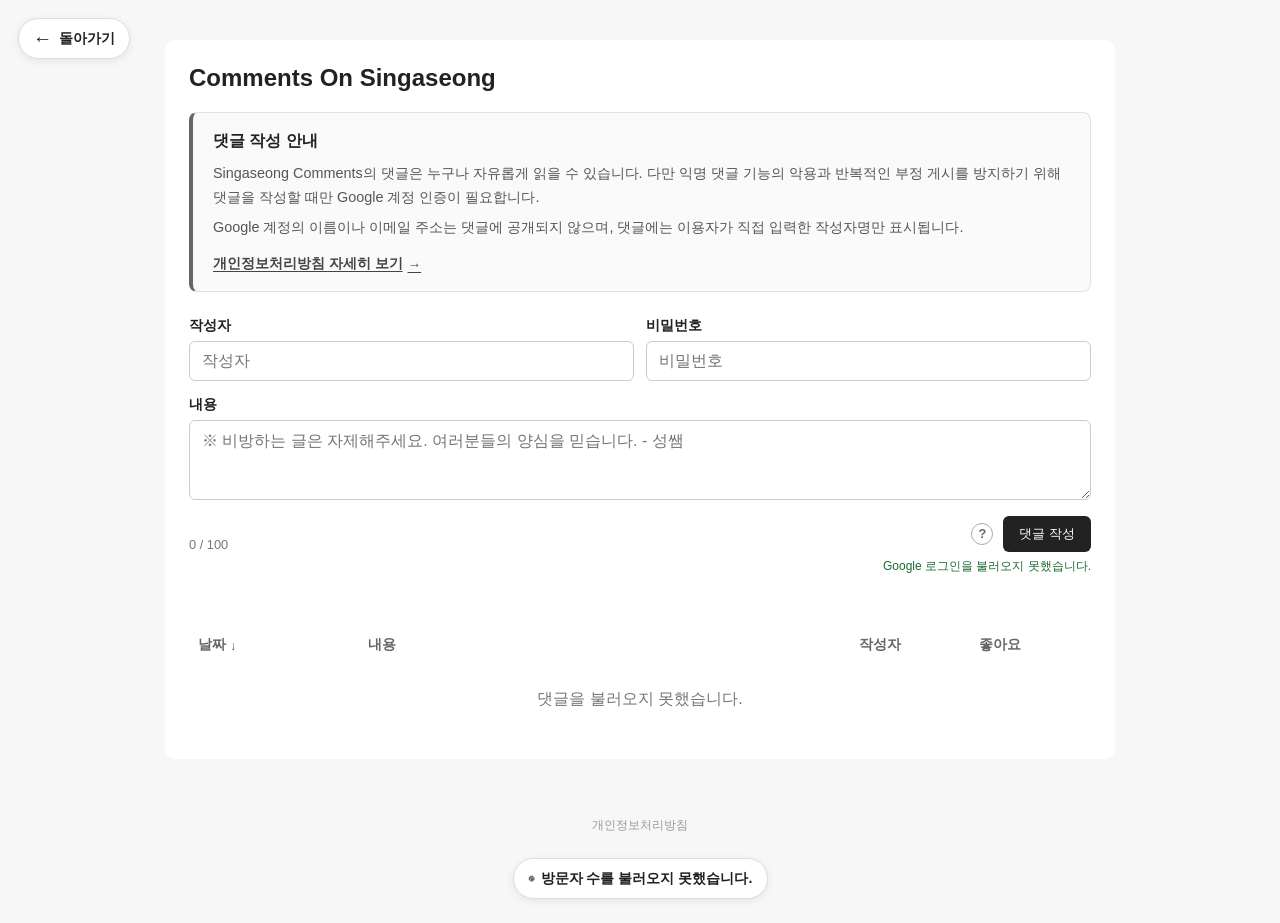
<file: index.html>
<!DOCTYPE html>
<html lang="ko">
<head>
  <meta charset="UTF-8">

  <meta
    name="viewport"
    content="width=device-width, initial-scale=1.0"
  >

  <title>Singaseong Comments</title>

  <link rel="icon" href="src/favicon.ico" sizes="any">
  <link rel="icon" type="image/png" sizes="32x32" href="src/favicon-32x32.png">
  <link rel="icon" type="image/png" sizes="16x16" href="src/favicon-16x16.png">
  <link rel="apple-touch-icon" sizes="180x180" href="src/apple-touch-icon.png">
  <link rel="manifest" href="src/site.webmanifest">
  <link rel="stylesheet" href="style.css">
  <script src="https://accounts.google.com/gsi/client" async defer></script>
</head>

<body>

  <a
    class="return-button"
    href="https://singaseong.uk"
    aria-label="메인 페이지로 돌아가기"
  >
    <span aria-hidden="true">←</span>
    돌아가기
  </a>

  <main class="page-container">

    <section class="comment-section">

      <h2>Comments On Singaseong</h2>

      <section class="google-auth-info">
        <h2>댓글 작성 안내</h2>

        <p>
          Singaseong Comments의 댓글은 누구나 자유롭게 읽을 수 있습니다.
          다만 익명 댓글 기능의 악용과 반복적인 부정 게시를 방지하기 위해
          댓글을 작성할 때만 Google 계정 인증이 필요합니다.
        </p>

        <p>
          Google 계정의 이름이나 이메일 주소는 댓글에 공개되지 않으며,
          댓글에는 이용자가 직접 입력한 작성자명만 표시됩니다.
        </p>

        <a href="privacy.html">
          개인정보처리방침 자세히 보기
          <span aria-hidden="true">→</span>
        </a>
      </section>


      <!-- COMMENT FORM -->

      <form id="commentForm">

        <div class="form-row">

          <div class="form-group">
            <label for="commentAuthor">
              작성자
            </label>

            <input
              id="commentAuthor"
              type="text"
              maxlength="30"
              placeholder="작성자"
              required
            >
          </div>


          <div class="form-group">
            <label for="commentPassword">
              비밀번호
            </label>

            <input
              id="commentPassword"
              type="password"
              minlength="4"
              maxlength="64"
              placeholder="비밀번호"
              autocomplete="new-password"
              required
            >
          </div>

        </div>

        <div class="form-group">

          <label for="commentContent">
            내용
          </label>

          <textarea
            id="commentContent"
            maxlength="100"
            placeholder="※ 비방하는 글은 자제해주세요. 여러분들의 양심을 믿습니다. - 성쌤"
            required
          ></textarea>

        </div>


        <div class="form-footer">

          <span id="characterCount">
            0 / 100
          </span>

          <div class="form-controls">
            <div class="form-actions">
              <div class="google-sign-in-group">
                <div
                  id="googleSignInButton"
                  class="google-sign-in-button"
                ></div>

                <div class="google-auth-help">
                  <button
                    type="button"
                    class="google-auth-help-button"
                    aria-label="Google 계정 인증 안내"
                    aria-describedby="googleAuthNote"
                  >?</button>

                  <p id="googleAuthNote" class="google-auth-note" role="tooltip">
                    익명 댓글 악용 방지를 위해 댓글 작성 시 Google 계정 인증이 필요합니다.
                    Google 계정 이름과 이메일은 댓글에 표시되지 않습니다.
                  </p>
                </div>
              </div>

              <button
                id="submitButton"
                type="submit"
              >
                댓글 작성
              </button>
            </div>

            <span
              id="googleAuthStatus"
              class="google-auth-status"
              aria-live="polite"
            ></span>
          </div>

        </div>

      </form>


      <!-- STATUS -->

      <div
        id="statusMessage"
        class="status-message"
        aria-live="polite"
      ></div>


      <!-- COMMENT TABLE -->

      <div class="table-wrapper">

        <table class="comment-table">

          <thead>
            <tr>

              <th class="date-column">
                <button
                  id="sortByDate"
                  class="sort-button"
                  type="button"
                >
                  날짜
                  <span id="dateSortIndicator">↓</span>
                </button>
              </th>


              <th class="content-column">
                내용
              </th>


              <th class="author-column">
                작성자
              </th>


              <th class="like-column">
                <button
                  id="sortByLikes"
                  class="sort-button"
                  type="button"
                >
                  좋아요
                  <span id="likeSortIndicator"></span>
                </button>
              </th>

            </tr>
          </thead>


          <tbody id="comments">

            <tr>
              <td
                colspan="4"
                class="table-message"
              >
                댓글을 불러오는 중...
              </td>
            </tr>

          </tbody>

        </table>

      </div>

    </section>

  </main>

  <footer class="page-footer">
    <a href="privacy.html">개인정보처리방침</a>
  </footer>

  <footer class="page__footer" aria-label="방문자 수">
    <div id="visit-counter" class="visit-counter" aria-live="polite">
      <span class="visit-counter__icon" aria-hidden="true">◉</span>
      <span class="visit-counter__text">방문자 수를 불러오는 중입니다.</span>
    </div>
  </footer>

  <script src="script.js"></script>

  <script>
    fetch("https://script.google.com/macros/s/AKfycbxIux44vWMhebIOrX5m2yd8-CZ0vGv8wi3SDBEKFn-StfcjKLmUOXqcTEX6tmRZ-rs7sg/exec")
      .then((res) => res.text())
      .then((text) => {
        const counter = document.getElementById("visit-counter");
        if (!counter) {
          return;
        }

        let data;
        try {
          data = JSON.parse(text);
        } catch {
          console.warn("Visit counter response is not JSON:", text);
          counter.querySelector(".visit-counter__text").innerText =
            "방문자 수를 불러오지 못했습니다.";
          return;
        }

        const daily = data?.daily ?? "-";
        const total = data?.total ?? "-";
        counter.querySelector(".visit-counter__text").innerText =
          `today ${daily} ｜ total ${total} since 2026.8.14.`;
      })
      .catch((error) => {
        console.error("Visit counter fetch failed:", error);
        const counter = document.getElementById("visit-counter");
        if (counter) {
          counter.querySelector(".visit-counter__text").innerText =
            "방문자 수를 불러오지 못했습니다.";
        }
      });
  </script>

</body>
</html>
</file>
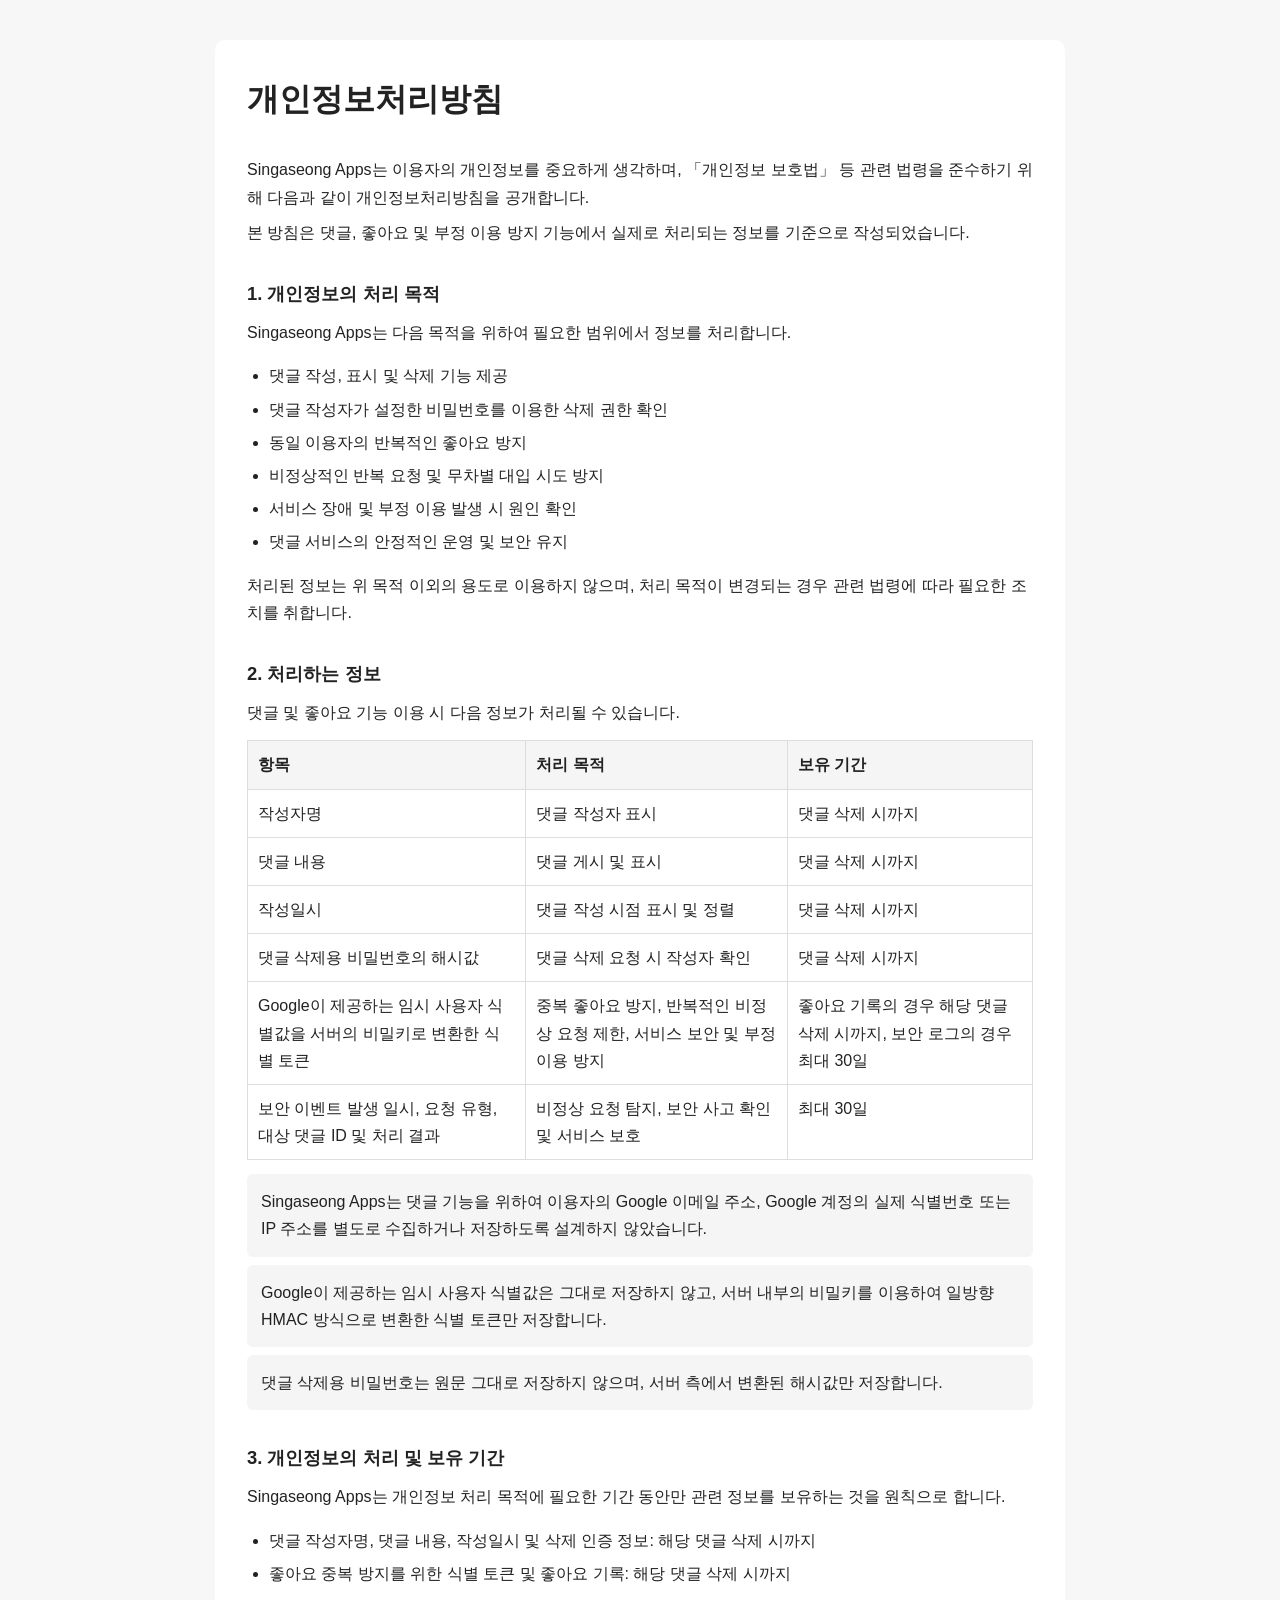
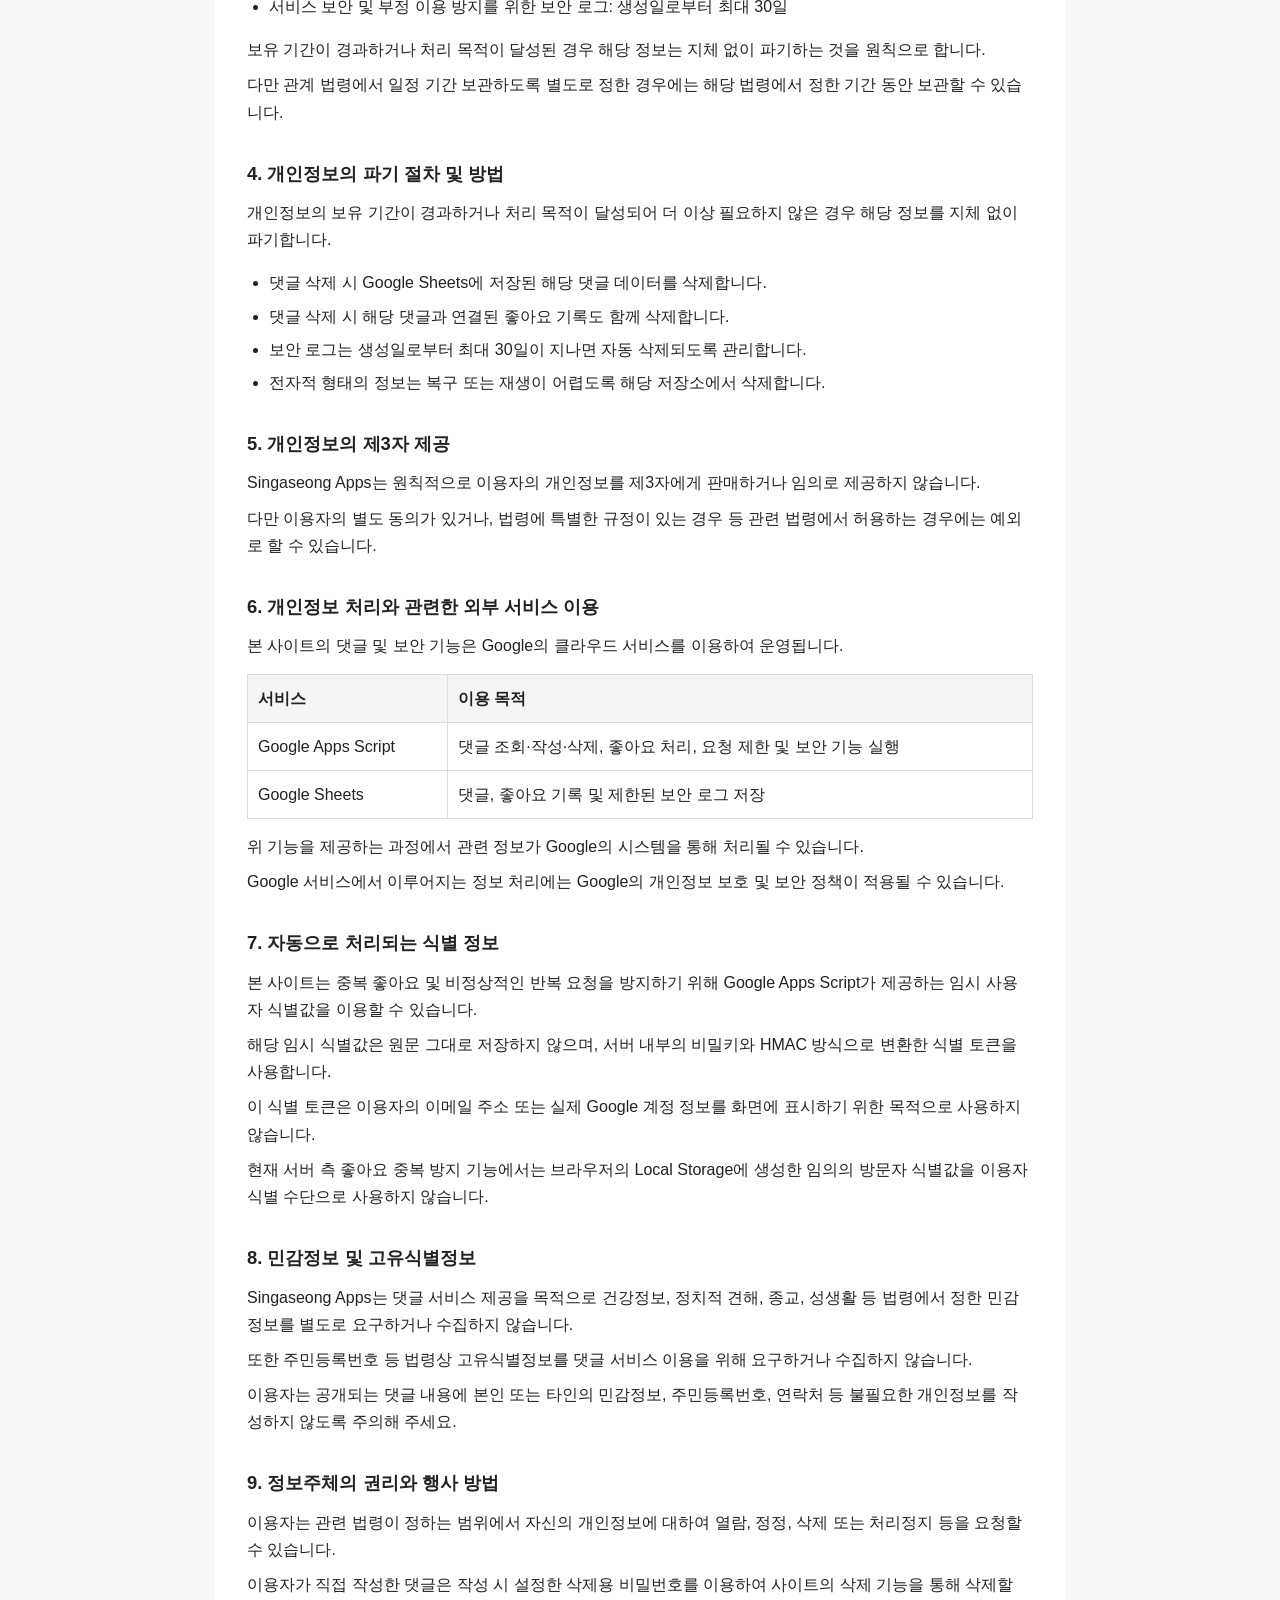
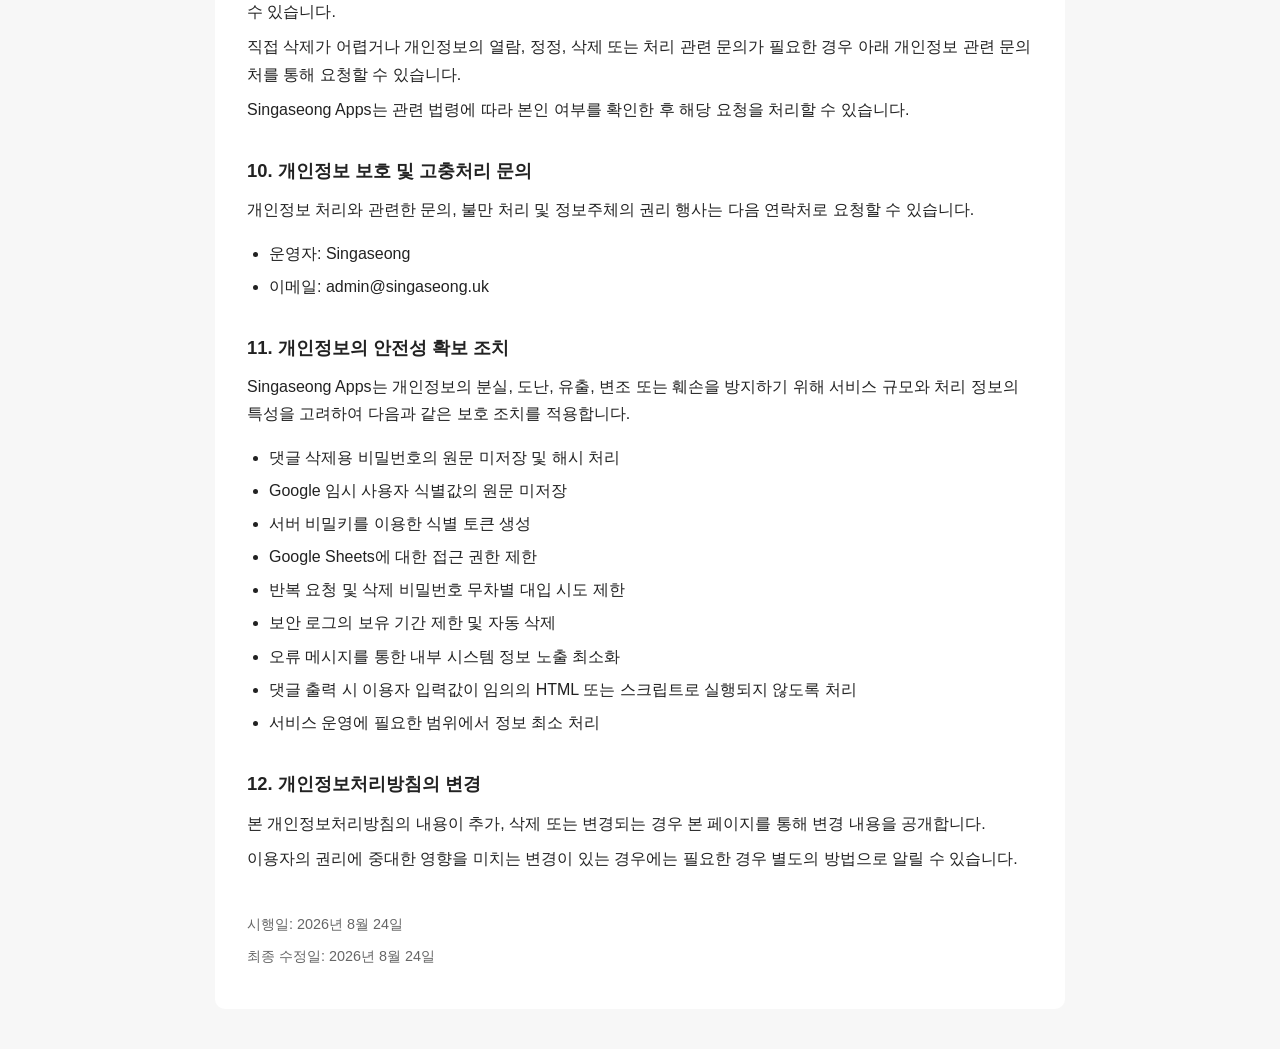
<file: privacy.html>
<!DOCTYPE html>
<html lang="ko">
<head>
  <meta charset="UTF-8">

  <meta
    name="viewport"
    content="width=device-width, initial-scale=1.0"
  >

  <title>개인정보처리방침</title>

  <style>
    * {
      box-sizing: border-box;
    }

    body {
      margin: 0;
      padding: 40px 20px;

      font-family:
        Arial,
        "Noto Sans KR",
        sans-serif;

      line-height: 1.7;

      background: #f7f7f7;
      color: #222;
    }

    .privacy-container {
      width: 100%;
      max-width: 850px;

      margin: 0 auto;
      padding: 32px;

      background: #fff;

      border-radius: 10px;
    }

    h1 {
      margin-top: 0;
      margin-bottom: 30px;
    }

    h2 {
      margin-top: 32px;
      margin-bottom: 10px;

      font-size: 1.15rem;
    }

    p {
      margin: 8px 0;
    }

    ul {
      padding-left: 22px;
    }

    li {
      margin-bottom: 6px;
    }

    table {
      width: 100%;

      margin: 14px 0;

      border-collapse: collapse;
    }

    th,
    td {
      padding: 10px;

      border: 1px solid #ddd;

      text-align: left;
      vertical-align: top;
    }

    th {
      background: #f5f5f5;
    }

    .notice {
      padding: 14px;

      background: #f5f5f5;

      border-radius: 6px;
    }

    .footer {
      margin-top: 40px;

      font-size: 0.9rem;
      color: #666;
    }

    a {
      color: inherit;
    }

    @media (max-width: 600px) {
      body {
        padding: 20px 10px;
      }

      .privacy-container {
        padding: 20px;
      }
    }
  </style>
</head>

<body>

  <main class="privacy-container">

    <h1>개인정보처리방침</h1>

    <p>
      Singaseong Apps는 이용자의 개인정보를 중요하게 생각하며,
      「개인정보 보호법」 등 관련 법령을 준수하기 위해
      다음과 같이 개인정보처리방침을 공개합니다.
    </p>

    <p>
      본 방침은 댓글, 좋아요 및 부정 이용 방지 기능에서
      실제로 처리되는 정보를 기준으로 작성되었습니다.
    </p>


    <h2>1. 개인정보의 처리 목적</h2>

    <p>
      Singaseong Apps는 다음 목적을 위하여 필요한 범위에서
      정보를 처리합니다.
    </p>

    <ul>
      <li>댓글 작성, 표시 및 삭제 기능 제공</li>
      <li>댓글 작성자가 설정한 비밀번호를 이용한 삭제 권한 확인</li>
      <li>동일 이용자의 반복적인 좋아요 방지</li>
      <li>비정상적인 반복 요청 및 무차별 대입 시도 방지</li>
      <li>서비스 장애 및 부정 이용 발생 시 원인 확인</li>
      <li>댓글 서비스의 안정적인 운영 및 보안 유지</li>
    </ul>

    <p>
      처리된 정보는 위 목적 이외의 용도로 이용하지 않으며,
      처리 목적이 변경되는 경우 관련 법령에 따라 필요한 조치를
      취합니다.
    </p>


    <h2>2. 처리하는 정보</h2>

    <p>
      댓글 및 좋아요 기능 이용 시 다음 정보가 처리될 수 있습니다.
    </p>

    <table>
      <thead>
        <tr>
          <th>항목</th>
          <th>처리 목적</th>
          <th>보유 기간</th>
        </tr>
      </thead>

      <tbody>
        <tr>
          <td>작성자명</td>
          <td>댓글 작성자 표시</td>
          <td>댓글 삭제 시까지</td>
        </tr>

        <tr>
          <td>댓글 내용</td>
          <td>댓글 게시 및 표시</td>
          <td>댓글 삭제 시까지</td>
        </tr>

        <tr>
          <td>작성일시</td>
          <td>댓글 작성 시점 표시 및 정렬</td>
          <td>댓글 삭제 시까지</td>
        </tr>

        <tr>
          <td>댓글 삭제용 비밀번호의 해시값</td>
          <td>댓글 삭제 요청 시 작성자 확인</td>
          <td>댓글 삭제 시까지</td>
        </tr>

        <tr>
          <td>Google이 제공하는 임시 사용자 식별값을 서버의 비밀키로 변환한 식별 토큰</td>
          <td>
            중복 좋아요 방지, 반복적인 비정상 요청 제한,
            서비스 보안 및 부정 이용 방지
          </td>
          <td>
            좋아요 기록의 경우 해당 댓글 삭제 시까지,
            보안 로그의 경우 최대 30일
          </td>
        </tr>

        <tr>
          <td>보안 이벤트 발생 일시, 요청 유형, 대상 댓글 ID 및 처리 결과</td>
          <td>
            비정상 요청 탐지, 보안 사고 확인 및 서비스 보호
          </td>
          <td>최대 30일</td>
        </tr>
      </tbody>
    </table>

    <p class="notice">
      Singaseong Apps는 댓글 기능을 위하여 이용자의 Google 이메일 주소,
      Google 계정의 실제 식별번호 또는 IP 주소를 별도로 수집하거나
      저장하도록 설계하지 않았습니다.
    </p>

    <p class="notice">
      Google이 제공하는 임시 사용자 식별값은 그대로 저장하지 않고,
      서버 내부의 비밀키를 이용하여 일방향 HMAC 방식으로 변환한
      식별 토큰만 저장합니다.
    </p>

    <p class="notice">
      댓글 삭제용 비밀번호는 원문 그대로 저장하지 않으며,
      서버 측에서 변환된 해시값만 저장합니다.
    </p>


    <h2>3. 개인정보의 처리 및 보유 기간</h2>

    <p>
      Singaseong Apps는 개인정보 처리 목적에 필요한 기간 동안만
      관련 정보를 보유하는 것을 원칙으로 합니다.
    </p>

    <ul>
      <li>
        댓글 작성자명, 댓글 내용, 작성일시 및 삭제 인증 정보:
        해당 댓글 삭제 시까지
      </li>

      <li>
        좋아요 중복 방지를 위한 식별 토큰 및 좋아요 기록:
        해당 댓글 삭제 시까지
      </li>

      <li>
        서비스 보안 및 부정 이용 방지를 위한 보안 로그:
        생성일로부터 최대 30일
      </li>
    </ul>

    <p>
      보유 기간이 경과하거나 처리 목적이 달성된 경우 해당 정보는
      지체 없이 파기하는 것을 원칙으로 합니다.
    </p>

    <p>
      다만 관계 법령에서 일정 기간 보관하도록 별도로 정한 경우에는
      해당 법령에서 정한 기간 동안 보관할 수 있습니다.
    </p>


    <h2>4. 개인정보의 파기 절차 및 방법</h2>

    <p>
      개인정보의 보유 기간이 경과하거나 처리 목적이 달성되어
      더 이상 필요하지 않은 경우 해당 정보를 지체 없이 파기합니다.
    </p>

    <ul>
      <li>
        댓글 삭제 시 Google Sheets에 저장된 해당 댓글 데이터를
        삭제합니다.
      </li>

      <li>
        댓글 삭제 시 해당 댓글과 연결된 좋아요 기록도 함께
        삭제합니다.
      </li>

      <li>
        보안 로그는 생성일로부터 최대 30일이 지나면
        자동 삭제되도록 관리합니다.
      </li>

      <li>
        전자적 형태의 정보는 복구 또는 재생이 어렵도록
        해당 저장소에서 삭제합니다.
      </li>
    </ul>


    <h2>5. 개인정보의 제3자 제공</h2>

    <p>
      Singaseong Apps는 원칙적으로 이용자의 개인정보를
      제3자에게 판매하거나 임의로 제공하지 않습니다.
    </p>

    <p>
      다만 이용자의 별도 동의가 있거나,
      법령에 특별한 규정이 있는 경우 등 관련 법령에서 허용하는
      경우에는 예외로 할 수 있습니다.
    </p>


    <h2>6. 개인정보 처리와 관련한 외부 서비스 이용</h2>

    <p>
      본 사이트의 댓글 및 보안 기능은 Google의 클라우드 서비스를
      이용하여 운영됩니다.
    </p>

    <table>
      <thead>
        <tr>
          <th>서비스</th>
          <th>이용 목적</th>
        </tr>
      </thead>

      <tbody>
        <tr>
          <td>Google Apps Script</td>
          <td>
            댓글 조회·작성·삭제, 좋아요 처리,
            요청 제한 및 보안 기능 실행
          </td>
        </tr>

        <tr>
          <td>Google Sheets</td>
          <td>
            댓글, 좋아요 기록 및 제한된 보안 로그 저장
          </td>
        </tr>
      </tbody>
    </table>

    <p>
      위 기능을 제공하는 과정에서 관련 정보가 Google의 시스템을
      통해 처리될 수 있습니다.
    </p>

    <p>
      Google 서비스에서 이루어지는 정보 처리에는 Google의
      개인정보 보호 및 보안 정책이 적용될 수 있습니다.
    </p>


    <h2>7. 자동으로 처리되는 식별 정보</h2>

    <p>
      본 사이트는 중복 좋아요 및 비정상적인 반복 요청을 방지하기 위해
      Google Apps Script가 제공하는 임시 사용자 식별값을
      이용할 수 있습니다.
    </p>

    <p>
      해당 임시 식별값은 원문 그대로 저장하지 않으며,
      서버 내부의 비밀키와 HMAC 방식으로 변환한 식별 토큰을
      사용합니다.
    </p>

    <p>
      이 식별 토큰은 이용자의 이메일 주소 또는 실제 Google 계정
      정보를 화면에 표시하기 위한 목적으로 사용하지 않습니다.
    </p>

    <p>
      현재 서버 측 좋아요 중복 방지 기능에서는 브라우저의
      Local Storage에 생성한 임의의 방문자 식별값을
      이용자 식별 수단으로 사용하지 않습니다.
    </p>


    <h2>8. 민감정보 및 고유식별정보</h2>

    <p>
      Singaseong Apps는 댓글 서비스 제공을 목적으로
      건강정보, 정치적 견해, 종교, 성생활 등 법령에서 정한
      민감정보를 별도로 요구하거나 수집하지 않습니다.
    </p>

    <p>
      또한 주민등록번호 등 법령상 고유식별정보를
      댓글 서비스 이용을 위해 요구하거나 수집하지 않습니다.
    </p>

    <p>
      이용자는 공개되는 댓글 내용에 본인 또는 타인의 민감정보,
      주민등록번호, 연락처 등 불필요한 개인정보를 작성하지 않도록
      주의해 주세요.
    </p>


    <h2>9. 정보주체의 권리와 행사 방법</h2>

    <p>
      이용자는 관련 법령이 정하는 범위에서 자신의 개인정보에 대하여
      열람, 정정, 삭제 또는 처리정지 등을 요청할 수 있습니다.
    </p>

    <p>
      이용자가 직접 작성한 댓글은 작성 시 설정한 삭제용 비밀번호를
      이용하여 사이트의 삭제 기능을 통해 삭제할 수 있습니다.
    </p>

    <p>
      직접 삭제가 어렵거나 개인정보의 열람, 정정, 삭제 또는
      처리 관련 문의가 필요한 경우 아래 개인정보 관련 문의처를
      통해 요청할 수 있습니다.
    </p>

    <p>
      Singaseong Apps는 관련 법령에 따라 본인 여부를 확인한 후
      해당 요청을 처리할 수 있습니다.
    </p>


    <h2>10. 개인정보 보호 및 고충처리 문의</h2>

    <p>
      개인정보 처리와 관련한 문의, 불만 처리 및 정보주체의
      권리 행사는 다음 연락처로 요청할 수 있습니다.
    </p>

    <ul>
      <li>운영자: Singaseong</li>
      <li>이메일: admin@singaseong.uk</li>
    </ul>


    <h2>11. 개인정보의 안전성 확보 조치</h2>

    <p>
      Singaseong Apps는 개인정보의 분실, 도난, 유출, 변조 또는
      훼손을 방지하기 위해 서비스 규모와 처리 정보의 특성을 고려하여
      다음과 같은 보호 조치를 적용합니다.
    </p>

    <ul>
      <li>댓글 삭제용 비밀번호의 원문 미저장 및 해시 처리</li>
      <li>Google 임시 사용자 식별값의 원문 미저장</li>
      <li>서버 비밀키를 이용한 식별 토큰 생성</li>
      <li>Google Sheets에 대한 접근 권한 제한</li>
      <li>반복 요청 및 삭제 비밀번호 무차별 대입 시도 제한</li>
      <li>보안 로그의 보유 기간 제한 및 자동 삭제</li>
      <li>오류 메시지를 통한 내부 시스템 정보 노출 최소화</li>
      <li>댓글 출력 시 이용자 입력값이 임의의 HTML 또는 스크립트로 실행되지 않도록 처리</li>
      <li>서비스 운영에 필요한 범위에서 정보 최소 처리</li>
    </ul>


    <h2>12. 개인정보처리방침의 변경</h2>

    <p>
      본 개인정보처리방침의 내용이 추가, 삭제 또는 변경되는 경우
      본 페이지를 통해 변경 내용을 공개합니다.
    </p>

    <p>
      이용자의 권리에 중대한 영향을 미치는 변경이 있는 경우에는
      필요한 경우 별도의 방법으로 알릴 수 있습니다.
    </p>


    <div class="footer">

      <p>
        시행일: 2026년 8월 24일
      </p>

      <p>
        최종 수정일: 2026년 8월 24일
      </p>

    </div>

  </main>

</body>
</html>
</file>
<file: style.css>
* {
  box-sizing: border-box;
}

body {
  display: flex;
  flex-direction: column;

  min-height: 100vh;
  margin: 0;

  font-family:
    Arial,
    "Noto Sans KR",
    sans-serif;

  background: #f7f7f7;
  color: #222;
}

.return-button {
  position: fixed;
  top: 18px;
  left: 18px;
  z-index: 10;

  display: inline-flex;
  align-items: center;
  gap: 7px;

  padding: 10px 14px;

  border: 1px solid #ddd;
  border-radius: 999px;

  background: #fff;
  color: #222;

  font-size: 0.9rem;
  font-weight: 600;
  text-decoration: none;

  box-shadow: 0 2px 8px rgb(0 0 0 / 8%);
  transition:
    border-color 0.2s ease,
    box-shadow 0.2s ease,
    transform 0.2s ease;
}

.return-button span {
  font-size: 1.2rem;
  line-height: 1;
}

.return-button:hover {
  border-color: #999;
  box-shadow: 0 4px 12px rgb(0 0 0 / 12%);
  transform: translateX(-2px);
}

.return-button:focus-visible {
  outline: 3px solid rgb(34 34 34 / 25%);
  outline-offset: 3px;
}


/* ============================================================
   PAGE
   ============================================================ */

.page-container {
  flex: 1;

  width: 100%;

  padding: 40px 20px;
}

.comment-section {
  width: 100%;
  max-width: 950px;

  margin: 0 auto;
  padding: 24px;

  background: #fff;

  border-radius: 10px;
}

.comment-section h2 {
  margin-top: 0;
}

.google-auth-info {
  margin: 0 0 24px;
  padding: 18px 20px;

  border: 1px solid #e2e2e2;
  border-left: 4px solid #666;
  border-radius: 8px;

  background: #fafafa;
  color: #555;
}

.google-auth-info h2 {
  margin: 0 0 10px;

  color: #222;
  font-size: 1rem;
}

.google-auth-info p {
  margin: 7px 0;

  font-size: 0.9rem;
  line-height: 1.65;
}

.google-auth-info a {
  display: inline-flex;
  align-items: center;
  gap: 5px;

  margin-top: 8px;

  color: #444;
  font-size: 0.85rem;
  font-weight: 600;
  text-underline-offset: 3px;
}

.google-auth-info a:hover {
  color: #000;
}

.page-footer {
  padding: 16px 20px 24px;

  text-align: center;
}

.page-footer a {
  color: #999;

  font-size: 0.75rem;
  text-decoration: none;
}

.page-footer a:hover {
  color: #666;
  text-decoration: underline;
}

.page__footer {
  display: flex;
  justify-content: center;

  padding: 0 20px 24px;
}

.visit-counter {
  display: inline-flex;
  align-items: center;
  justify-content: center;
  gap: 7px;

  min-height: 39px;
  padding: 10px 14px;

  border: 1px solid #ddd;
  border-radius: 999px;

  background: #fff;
  color: #222;

  font-size: 0.9rem;
  font-weight: 600;
  text-align: center;

  box-shadow: 0 2px 8px rgb(0 0 0 / 8%);
}

.visit-counter__icon {
  color: #666;
  font-size: 0.75rem;
  line-height: 1;
}

@media (max-width: 1180px) {
  .page-container {
    padding-top: 82px;
  }
}


/* ============================================================
   FORM
   ============================================================ */

#commentForm {
  display: flex;
  flex-direction: column;

  gap: 14px;

  margin-bottom: 20px;
}

.form-row {
  display: grid;

  grid-template-columns:
    1fr
    1fr;

  gap: 12px;
}

.form-group {
  display: flex;
  flex-direction: column;

  gap: 6px;
}

.form-group label {
  font-size: 0.9rem;
  font-weight: 600;
}

#commentAuthor,
#commentPassword,
#commentContent {
  width: 100%;

  padding: 10px 12px;

  font: inherit;

  border: 1px solid #ccc;
  border-radius: 6px;

  outline: none;
}

#commentAuthor:focus,
#commentPassword:focus,
#commentContent:focus {
  border-color: #666;
}

#commentContent {
  min-height: 80px;

  resize: vertical;
}

/* ============================================================
   FORM FOOTER
   ============================================================ */

.form-footer {
  display: flex;

  align-items: center;
  justify-content: space-between;

  gap: 16px;
}

#characterCount {
  font-size: 0.8rem;

  color: #777;
}

.form-actions {
  display: flex;
  align-items: center;
  gap: 10px;
}

.form-controls {
  display: flex;
  flex-direction: column;
  align-items: flex-end;
  gap: 4px;
}

.google-sign-in-button {
  min-height: 40px;
}

.google-auth-status {
  max-width: 220px;

  color: #1d6b34;
  font-size: 0.75rem;
  text-align: right;
}

#submitButton {
  padding: 9px 16px;

  border: 0;
  border-radius: 6px;

  background: #222;
  color: #fff;

  cursor: pointer;
}

#submitButton:hover:not(:disabled) {
  opacity: 0.85;
}

#submitButton:disabled {
  opacity: 0.5;

  cursor: default;
}


/* ============================================================
   STATUS
   ============================================================ */

.status-message {
  min-height: 20px;

  margin-bottom: 10px;

  font-size: 0.9rem;
}

.status-success {
  color: #1d6b34;
}

.status-error {
  color: #b00020;
}


/* ============================================================
   TABLE
   ============================================================ */

.table-wrapper {
  width: 100%;

  overflow-x: auto;
}

.comment-table {
  width: 100%;

  table-layout: fixed;

  border-collapse: collapse;
}

.comment-table th,
.comment-table td {
  border: 1px solid transparent;

  padding: 10px 8px;

  text-align: left;
  vertical-align: middle;
}

.comment-table th {
  font-size: 0.85rem;
  font-weight: 600;

  color: #666;
}


/* ============================================================
   COLUMN WIDTHS
   ============================================================ */

.date-column {
  width: 170px;
}

.content-column {
  width: auto;
}

.author-column {
  width: 120px;
}

.like-column {
  width: 120px;
}


/* ============================================================
   SORT BUTTONS
   ============================================================ */

.sort-button {
  display: inline-flex;

  align-items: center;

  gap: 4px;

  padding: 0;

  border: 0;

  background: transparent;

  font: inherit;
  font-weight: 600;

  color: #666;

  cursor: pointer;
}

.sort-button:hover {
  color: #222;
}

.sort-button span {
  font-size: 0.8rem;
}


/* ============================================================
   TABLE CELLS
   ============================================================ */

.comment-table td {
  white-space: nowrap;
}

.comment-date-cell {
  font-size: 0.82rem;

  color: #777;
}

.comment-content-cell {
  overflow: hidden;

  text-overflow: ellipsis;

  white-space: nowrap;
}

.comment-author-cell {
  overflow: hidden;

  text-overflow: ellipsis;

  white-space: nowrap;

  font-weight: 600;
}


/* ============================================================
   ACTIONS
   ============================================================ */

.comment-actions {
  display: flex;

  align-items: center;

  gap: 6px;
}


/* ============================================================
   LIKE BUTTON
   ============================================================ */

.like-button {
  display: inline-flex;

  align-items: center;

  gap: 4px;

  padding: 4px 6px;

  border: 0;

  background: transparent;

  cursor: pointer;
}

.like-button:hover:not(:disabled) {
  transform: scale(1.05);
}

.like-button:disabled {
  cursor: default;
}

.like-button.liked {
  opacity: 0.5;
}

.heart {
  font-size: 1.1rem;
}


/* ============================================================
   DELETE BUTTON
   ============================================================ */

.delete-button {
  padding: 4px 6px;

  border: 0;

  background: transparent;

  color: #888;

  font-size: 0.75rem;

  cursor: pointer;
}

.delete-button:hover:not(:disabled) {
  color: #b00020;
}

.delete-button:disabled {
  opacity: 0.5;

  cursor: default;
}


/* ============================================================
   EMPTY / LOADING
   ============================================================ */

.table-message {
  padding: 24px !important;

  text-align: center !important;

  color: #777;
}


/* ============================================================
   MOBILE
   ============================================================ */

@media (max-width: 650px) {

  .page-container {
    padding: 15px 8px;
  }

  .comment-section {
    padding: 14px;
  }

  .google-auth-info {
    padding: 15px 16px;
  }

  .form-row {
    grid-template-columns: 1fr;
  }

  .form-footer {
    align-items: flex-start;
  }

  .form-actions {
    flex-direction: column;
    align-items: flex-end;
  }

  .comment-table {
    min-width: 650px;
  }
}

/* Google sign-in help tooltip */
.google-sign-in-group {
  display: flex;
  align-items: center;
  gap: 7px;
}

.google-auth-help {
  position: relative;
  display: inline-flex;
}

.google-auth-help-button {
  width: 22px;
  height: 22px;
  padding: 0;
  border: 1px solid #aaa;
  border-radius: 50%;
  background: #fff;
  color: #666;
  font: 700 0.8rem/20px sans-serif;
  cursor: help;
}

.google-auth-help-button:hover,
.google-auth-help-button:focus-visible {
  border-color: #555;
  color: #222;
  outline: none;
}

.google-auth-note {
  position: absolute;
  z-index: 10;
  right: 0;
  bottom: calc(100% + 10px);
  width: min(290px, calc(100vw - 32px));
  margin: 0;
  padding: 12px 14px;
  border: 1px solid #ddd;
  border-radius: 7px;
  background: #fff;
  box-shadow: 0 5px 18px rgb(0 0 0 / 14%);
  color: #444;
  font-size: 0.82rem;
  line-height: 1.55;
  visibility: hidden;
  opacity: 0;
  transform: translateY(4px);
  transition: opacity 0.15s ease, transform 0.15s ease, visibility 0.15s;
  pointer-events: none;
}

.google-auth-help:hover .google-auth-note,
.google-auth-help:focus-within .google-auth-note {
  visibility: visible;
  opacity: 1;
  transform: translateY(0);
}
</file>
